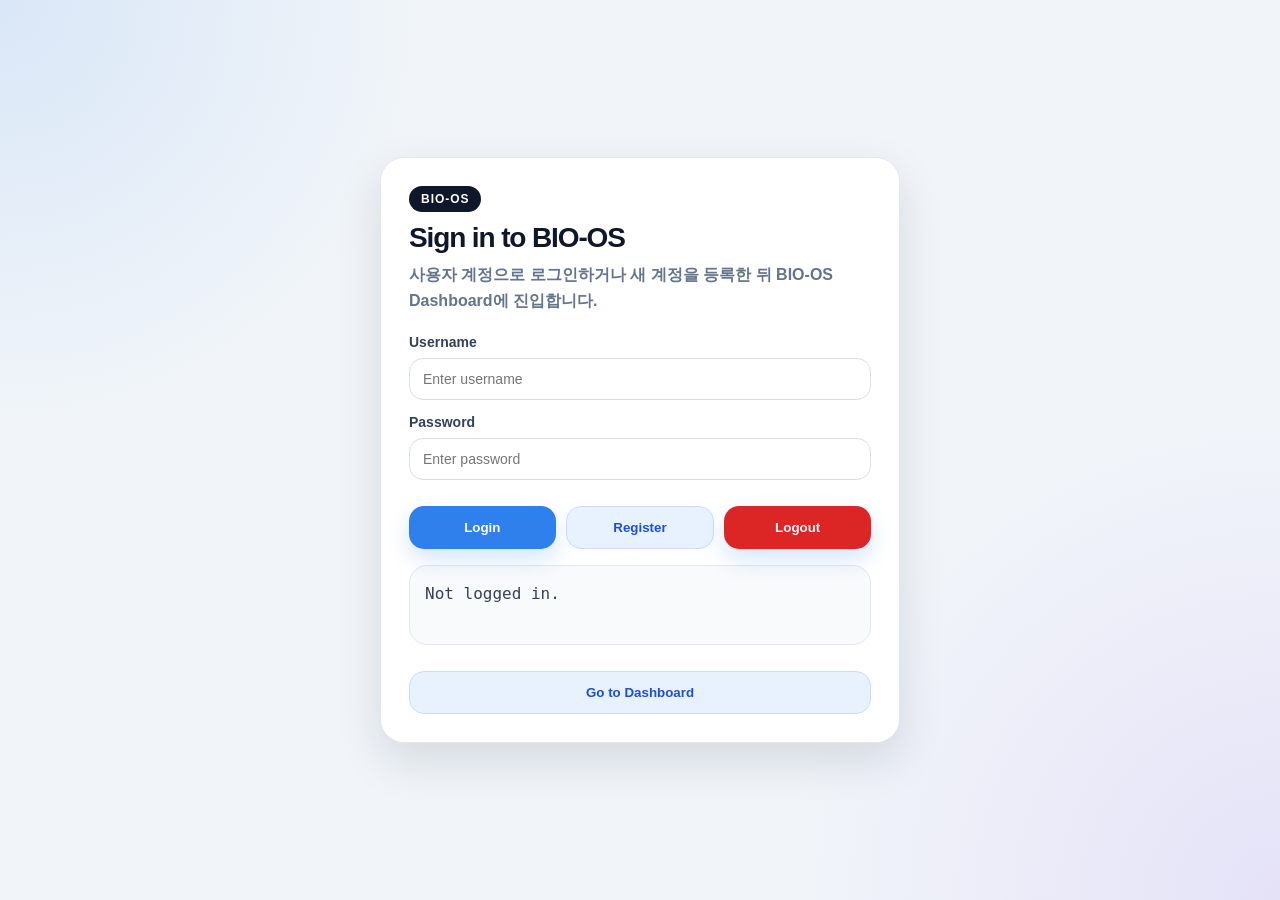
<file: web/index.html>
<!DOCTYPE html>
<html lang="ko">
<head>
    <meta charset="UTF-8" />
    <meta name="viewport" content="width=device-width, initial-scale=1.0" />
    <title>BIO-OS Web Dashboard</title>
    <link rel="stylesheet" href="style.css" />
</head>

<body>
<div class="app">
    <header class="hero">
        <div>
            <p class="eyebrow">BIO-OS v0.4 Dashboard</p>
            <h1>Algorithmic Bio-System Simulator</h1>
            <p class="subtitle">
                C++ 엔진의 생체 상태 데이터를 Spring Boot API, MySQL, Web Dashboard와 연결하여
                식물 상태 변화와 성장 예측, 사용자별 기록, 관리자 통계를 시각적으로 분석하는
                풀스택 시뮬레이션 대시보드입니다.
            </p>
        </div>
    </header>

    <section class="session-bar">

        <div id="authGuardMessage" class="auth-guard-message auth-guard-locked">
            Checking login state...
        </div>

        <button id="logoutButton" class="danger">Logout</button>
    </section>

    <main class="grid">
        <section class="card control-panel">
            <h2>Environment Input</h2>

            <label>
                Water Input
                <input id="waterInput" type="number" value="15" min="0" max="200" />
            </label>

            <label>
                Light
                <input id="lightInput" type="number" value="80" min="0" max="100" />
            </label>

            <label>
                Temperature
                <input id="temperatureInput" type="number" value="32" min="-10" max="60" />
            </label>

            <label>
                Humidity
                <input id="humidityInput" type="number" value="60" min="0" max="100" />
            </label>

            <button id="runButton">Run Simulation</button>
            <button id="randomButton" class="secondary">Random Sample</button>
            <button id="loadLogsButton" class="secondary">Load DB Logs</button>
            <button id="resetButton" class="danger">Clear Logs</button>
        </section>

        <section class="card growth-control-card">
            <h2>Growth Simulation Mode</h2>
            <p class="section-desc">
                현재 환경값을 기반으로 선택한 식물의 N일 뒤 성장 변화를 예측합니다.
            </p>

            <label>
                Plant Type
                <select id="plantTypeSelect">
                    <option value="">Loading plant types...</option>
                </select>
            </label>

            <label>
                Simulation Days
                <input id="growthDaysInput" type="number" value="30" min="1" max="365" />
            </label>

            <button id="runGrowthButton">Run Growth Simulation</button>
            <button id="loadGrowthSimulationsButton" class="secondary">Load Growth Simulations</button>
        </section>

        <section class="card">
            <div class="card-header">
                <div>
                    <h2>AI Prediction</h2>
                    <p>Predict survival probability, growth potential, and risk score from current BIO-OS data.</p>
                </div>
                <button id="runAiPredictionButton" class="primary">Run AI Prediction</button>
            </div>

            <div class="metric-grid">
                <div class="metric-row">
                    <span>Prediction Label</span>
                    <strong id="aiPredictionLabel">-</strong>
                </div>
                <div class="metric-row">
                    <span>Survival Probability</span>
                    <strong id="aiSurvivalProbability">-</strong>
                </div>
                <div class="metric-row">
                    <span>Growth Potential</span>
                    <strong id="aiGrowthPotential">-</strong>
                </div>
                <div class="metric-row">
                    <span>Risk Score</span>
                    <strong id="aiRiskScore">-</strong>
                </div>
                <div class="metric-row">
                    <span>Confidence Score</span>
                    <strong id="aiConfidenceScore">-</strong>
                </div>
                <div class="metric-row">
                    <span>Engine Source</span>
                    <strong id="aiEngineSource">-</strong>
                </div>
            </div>

            <h3>Recommended Action</h3>
            <pre id="aiRecommendedActionBox">No AI prediction yet.</pre>

            <h3>Prediction Reason</h3>
            <pre id="aiReasonBox">No reason generated yet.</pre>

            <h3>Risk Factors</h3>
            <pre id="aiRiskFactorsBox">No risk factors detected.</pre>
        </section>

        <section id="adminDashboardCard" class="card admin-card">
            <h2>Admin Dashboard</h2>
            <p class="section-desc">
                전체 시뮬레이션 데이터와 성장 예측 통계를 요약합니다.
            </p>

            <button id="loadAdminSummaryButton" class="secondary">Load Admin Summary</button>

            <div class="admin-status-panel">
                <span>Overall System Status</span>
                <strong id="adminOverallStatus" class="admin-status-info">INFO</strong>
            </div>

            <div class="admin-grid">
                <div>
                    <span>Plant Types</span>
                    <strong id="adminPlantTypeCount">0</strong>
                </div>

                <div>
                    <span>Gene Rules</span>
                    <strong id="adminGeneRuleCount">0</strong>
                </div>

                <div>
                    <span>Simulation Logs</span>
                    <strong id="adminSimulationLogCount">0</strong>
                </div>

                <div>
                    <span>Growth Simulations</span>
                    <strong id="adminGrowthSimulationCount">0</strong>
                </div>

                <div>
                    <span>Users</span>
                    <strong id="adminUserCount">0</strong>
                </div>

                <div>
                    <span>Average Growth Score</span>
                    <strong id="adminAverageGrowthScore">0.0</strong>
                </div>

                <div>
                    <span>Average Water</span>
                    <strong id="adminAverageWater">0.0</strong>
                </div>

                <div>
                    <span>Average Light</span>
                    <strong id="adminAverageLight">0.0</strong>
                </div>

                <div>
                    <span>Average Temperature</span>
                    <strong id="adminAverageTemperature">0.0</strong>
                </div>

                <div>
                    <span>Average Humidity</span>
                    <strong id="adminAverageHumidity">0.0</strong>
                </div>

                <div>
                    <span>Latest Plant</span>
                    <strong id="adminLatestPlantType">-</strong>
                </div>

                <div>
                    <span>Latest Risk</span>
                    <strong id="adminLatestRiskLevel" class="risk-badge risk-low">-</strong>
                </div>

                <div>
                    <span>Latest Visual</span>
                    <strong id="adminLatestVisualState">-</strong>
                </div>
            </div>

            <h3>User Management</h3>

            <div class="table-wrap">
                <table>
                    <thead>
                        <tr>
                            <th>User ID</th>
                            <th>Username</th>
                            <th>Role</th>
                            <th>Created At</th>
                            <th>Actions</th>
                        </tr>
                    </thead>
                    <tbody id="adminUserTable">
                        <tr>
                            <td colspan="5">No users loaded.</td>
                        </tr>
                    </tbody>
                </table>
            </div>

            <h3>Risk Distribution</h3>
            <pre id="adminRiskDistributionBox">No admin data loaded.</pre>

            <h3>Risk Distribution Chart</h3>
            <div class="admin-chart-wrap">
                <canvas id="adminRiskChartCanvas" width="520" height="240"></canvas>
            </div>

            <h3>Environment Average Chart</h3>
            <div class="admin-chart-wrap">
                <canvas id="adminEnvironmentChartCanvas" width="520" height="240"></canvas>
            </div>

            <h3>Admin Insights</h3>
            <div id="adminInsightList" class="admin-insight-list">
                <p>No admin insights loaded.</p>
            </div>
        </section>

        <section class="card rule-panel">
            <h2>Gene Rule Input</h2>

            <div class="rule-row">
                <span>IF</span>

                <select id="ruleField">
                    <option value="Water">Water</option>
                    <option value="Light">Light</option>
                    <option value="Temperature">Temperature</option>
                </select>

                <select id="ruleOperator">
                    <option value="LT">&lt;</option>
                    <option value="GT">&gt;</option>
                    <option value="LTE">&lt;=</option>
                    <option value="GTE">&gt;=</option>
                </select>

                <input id="ruleThreshold" type="number" value="30" />

                <span>THEN</span>

                <input id="ruleState" type="text" value="DroughtMode" />

                <span>= ON</span>
            </div>

            <div class="effect-row">
                <label for="ruleEnergyEffect">Energy Effect</label>
                <input id="ruleEnergyEffect" type="number" value="-30" />
            </div>

            <button id="addRuleButton" class="secondary">Save Rule</button>

            <div class="rule-list">
                <div class="section-header">
                    <div>
                        <h3>Gene Rule Registry</h3>
                        <p>Rules are stored in MySQL and applied during simulation.</p>
                    </div>
                </div>

                <ul id="ruleList"></ul>
            </div>
        </section>

        <section class="card plant-card">
            <h2>Plant Pixel View</h2>

            <div class="plant-stage">
                <img id="plantImage" src="assets/stable.png" alt="Plant State" />
            </div>

            <p id="visualState" class="visual-state">Current Visual State: stable</p>
        </section>

        <section class="card result-card">
            <h2>Simulation Result</h2>

            <div class="result-grid">
                <div>
                    <span>Tick</span>
                    <strong id="tickValue">0</strong>
                </div>

                <div>
                    <span>Water</span>
                    <strong id="waterValue">0.0</strong>
                </div>

                <div>
                    <span>Light</span>
                    <strong id="lightValue">0.0</strong>
                </div>

                <div>
                    <span>Temperature</span>
                    <strong id="temperatureValue">0.0</strong>
                </div>

                <div>
                    <span>Humidity</span>
                    <strong id="humidityValue">60.0</strong>
                </div>

                <div>
                    <span>Total Energy</span>
                    <strong id="energyValue">100.0</strong>
                </div>

                <div>
                    <span>Energy Delta</span>
                    <strong id="energyDeltaValue">0.0</strong>
                </div>

                <div>
                    <span>Risk Level</span>
                    <strong id="riskLevelValue" class="risk-badge risk-low">LOW</strong>
                </div>

                <div class="metric-row">
                    <span>Engine Source</span>
                    <string id="engineSourceText">-</string>
                </div>

                <div>
                    <span>Last Action</span>
                    <strong id="lastActionValue">None</strong>
                </div>

                <div>
                    <span>Visual State</span>
                    <strong id="visualStateValue">stable</strong>
                </div>
            </div>

            <h3>Active States</h3>
            <pre id="activeStatesBox">No active states.</pre>

            <h3>Matched Rules</h3>
            <pre id="matchedRulesBox">No matched rules.</pre>

            <h3>Recommendation</h3>
            <pre id="recommendationBox">Press Run Simulation to start BIO-OS analysis.</pre>
        </section>

        <section class="card growth-result-card">
            <h2>Growth Simulation Result</h2>

            <div class="result-grid">
                <div>
                    <span>Plant Type</span>
                    <strong id="growthPlantTypeValue">-</strong>
                </div>

                <div>
                    <span>Days</span>
                    <strong id="growthDaysValue">0</strong>
                </div>

                <div>
                    <span>Current Growth Score</span>
                    <strong id="growthScoreValue">0.0</strong>
                </div>

                <div>
                    <span>Current Risk Level</span>
                    <strong id="growthRiskValue" class="risk-badge risk-low">LOW</strong>
                </div>

                <div>
                    <span>Current Visual State</span>
                    <strong id="growthVisualValue">stable</strong>
                </div>

                <div>
                    <span>Current Day</span>
                    <strong id="growthCurrentDayValue">-</strong>
                </div>
            </div>

            <h3>Growth Summary</h3>
            <pre id="growthSummaryBox">Run Growth Simulation to predict plant growth.</pre>

            <div class="timeline-controls">
                <button id="playTimelineButton" class="secondary">Play Timeline</button>
                <button id="pauseTimelineButton" class="secondary">Pause</button>
                <button id="resetTimelineButton" class="secondary">Reset</button>
                <button id="exportGrowthCsvButton" class="secondary" disabled>Export CSV</button>
            </div>

            <h3>Growth Chart</h3>
            <div class="growth-chart-wrap">
                <canvas id="growthChartCanvas" width="760" height="260"></canvas>
            </div>

            <h3>Growth Timeline</h3>
            <div class="timeline-table-wrap">
                <table>
                    <thead>
                    <tr>
                        <th>Day</th>
                        <th>Growth</th>
                        <th>Energy</th>
                        <th>Risk</th>
                        <th>Visual</th>
                    </tr>
                    </thead>

                    <tbody id="growthTimelineTable"></tbody>
                </table>
            </div>

            <h3>Saved Growth Simulation</h3>
            <div class="timeline-table-wrap">
                <table>
                    <thead>
                    <tr>
                        <th>ID</th>
                        <th>Plant</th>
                        <th>Days</th>
                        <th>Score</th>
                        <th>Risk</th>
                        <th>Visual</th>
                    </tr>
                    </thead>

                    <tbody id="growthHistoryTable"></tbody>
                </table>
            </div>
        </section>

        <section class="card log-card">
            <h2>Tick History</h2>

            <table>
                <thead>
                <tr>
                    <th>Tick</th>
                    <th>Water</th>
                    <th>Light</th>
                    <th>Temp</th>
                    <th>Humidity</th>
                    <th>Energy</th>
                    <th>Action</th>
                    <th>Visual</th>
                </tr>
                </thead>

                <tbody id="historyTable"></tbody>
            </table>
        </section>
    </main>
</div>

<script src="app.js"></script>
</body>
</html>
</file>
<file: web/style.css>
*{
    box-sizing: border-box;
}

:root {
    --bg: #f6f8fb;
    --card: #ffffff;
    --card-soft: #f9fbfd;
    --text: #1f2937;
    --muted: #64748b;
    --line: #e2e8f0;
    --primary: #2f80ed;
    --primary-soft: #e8f2ff;
    --green: #22c55e;
    --green-soft: #eafaf0;
    --red: #ef4444;
    --red-soft: #fff1f2;
    --shadow: 0 18px 45px rgba(15, 23, 42, 0.08);
}

body {
    margin: 0;
    background:
        radial-gradient(circle at top left, rgba(47, 128, 237, 0.12), transparent 28%),
        radial-gradient(circle at top right, rgba(34, 197, 94, 0.10), transparent 28%),
        var(--bg);
    color: var(--text);
    font-family: Arial, sans-serif;
}

.app {
    width: min(1180px, 100%);
    margin: 0 auto;
    padding: 30px;
}

.hero {
    background: linear-gradient(135deg, #ffffff, #f1f7ff);
    border: 1px solid var(--line);
    border-radius: 24px;
    padding: 32px;
    margin-bottom: 22px;
    box-shadow: var(--shadow);
}

.eyebrow {
    display: inline-block;
    margin: 0 0 12px;
    padding: 7px 11px;
    border-radius: 999px;
    background: var(--primary-soft);
    color: var(--primary);
    font-size: 12px;
    font-weight: 700;
    letter-spacing: 0.08em;
    text-transform: uppercase;
}

h1 {
    margin: 0;
    font-size: 36px;
    letter-spacing: -0.04em;
    color: #0f172a;
}

.subtitle {
    max-width: 780px;
    margin-bottom: 0;
    color: var(--muted);
    line-height: 1.7;
}

.grid {
    display: grid;
    grid-template-columns: 1fr 1fr;
    gap: 18px;
}

.card {
    background: rgba(255, 255, 255, 0.92);
    border: 1px solid var(--line);
    border-radius: 24px;
    padding: 24px;
    box-shadow: var(--shadow);
    backdrop-filter: blur(10px);
}

.card h2 {
    margin: 0 0 20px;
    color: #0f172a;
    font-size: 23px;
    letter-spacing: -0.03em;
}

.card h3 {
    color: #1e293b;
    margin: 18px 0 10px;
    font-size: 16px;
}

.section-desc {
    margin-top: -4px;
    margin-bottom: 18px;
    color: #64748b;
    line-height: 1.55;
    font-size: 14px;
}

.admin-card,
.growth-result-card,
.log-card {
    grid-column: 1 / -1;
}

/* =========================
   Form / Button
========================= */

label {
    color: #334155;
    font-weight: 600;
    font-size: 14px;
}

.control-panel label,
.growth-control-card label {
    display: block;
    margin-bottom: 15px;
}

.growth-control-card label {
    display: flex;
    flex-direction: column;
    gap: 8px;
    font-weight: 800;
}

input,
select {
    width: 100%;
    margin-top: 7px;
    padding: 12px 13px;
    border-radius: 14px;
    border: 1px solid #d8e0ea;
    background: #ffffff;
    color: var(--text);
    outline: none;
    font-size: 14px;
    transition: border-color 0.15s ease, box-shadow 0.15s ease, background 0.15s ease;
}

input:focus,
select:focus {
    border-color: var(--primary);
    box-shadow: 0 0 0 4px rgba(47, 128, 237, 0.13);
}

button {
    width: 100%;
    margin-top: 10px;
    padding: 13px 15px;
    border: 0;
    border-radius: 15px;
    background: var(--primary);
    color: #ffffff;
    font-weight: 800;
    cursor: pointer;
    box-shadow: 0 10px 22px rgba(47, 128, 237, 0.20);
    transition: transform 0.12s ease, box-shadow 0.12s ease, filter 0.12s ease, opacity 0.12s ease;
}

button:hover {
    filter: brightness(1.04);
    transform: translateY(-1px);
    box-shadow: 0 13px 26px rgba(47, 128, 237, 0.24);
}

button.secondary {
    background: #e8f2ff;
    color: #1d4ed8;
    box-shadow: none;
    border: 1px solid #c9ddff;
}

button.secondary:hover {
    box-shadow: 0 10px 22px rgba(47, 128, 237, 0.10);
}

button.danger,
.danger {
    background: #dc2626;
    color: #ffffff;
}

button.danger:hover,
.danger:hover {
    background: #b91c1c;
}

.disabled-button,
button:disabled {
    opacity: 0.45;
    cursor: not-allowed;
    filter: grayscale(0.35);
    transform: none;
    box-shadow: none;
}

button:disabled:hover {
    transform: none;
    box-shadow: none;
}

/* =========================
   Auth Page
========================= */

.auth-page-body {
    min-height: 100vh;
    background:
        radial-gradient(circle at top left, rgba(47, 128, 237, 0.12), transparent 28%),
        radial-gradient(circle at bottom right, rgba(124, 58, 237, 0.10), transparent 32%),
        #f1f5f9;
    display: flex;
    align-items: center;
    justify-content: center;
    padding: 32px;
}

.auth-page {
    width: 100%;
    max-width: 520px;
}

.auth-panel {
    background: #ffffff;
    border: 1px solid #e2e8f0;
    border-radius: 24px;
    padding: 28px;
    box-shadow: 0 18px 45px rgba(15, 23, 42, 0.12);
}

.auth-logo-box {
    margin-bottom: 20px;
}

.auth-logo {
    display: inline-block;
    margin-bottom: 10px;
    padding: 6px 12px;
    border-radius: 999px;
    background: #0f172a;
    color: #ffffff;
    font-size: 12px;
    font-weight: 900;
    letter-spacing: 0.08em;
}

.auth-logo-box h1 {
    margin: 0 0 8px;
    color: #0f172a;
    font-size: 28px;
}

.auth-logo-box p {
    margin: 0;
    color: #64748b;
    line-height: 1.6;
    font-weight: 700;
}

.auth-current-box {
    margin-bottom: 18px;
    padding: 14px;
    border-radius: 16px;
    background: #f8fafc;
    border: 1px solid #e2e8f0;
}

.auth-current-box span {
    display: block;
    margin-bottom: 8px;
    color: #64748b;
    font-size: 13px;
    font-weight: 900;
}

.auth-current-box strong,
.session-user-box strong {
    display: inline-block;
    padding: 8px 12px;
    border-radius: 999px;
    font-size: 14px;
    font-weight: 900;
}

.auth-form {
    display: grid;
    gap: 14px;
}

.auth-form label {
    display: flex;
    flex-direction: column;
    gap: 8px;
    color: #334155;
    font-size: 14px;
    font-weight: 900;
}

.auth-form input {
    margin-top: 0;
}

.auth-button-row,
.auth-link-row {
    display: flex;
    flex-wrap: wrap;
    gap: 10px;
    margin-top: 16px;
}

.auth-button-row button,
.auth-link-row button {
    flex: 1;
    min-width: 120px;
}

#authMessageBox {
    margin-top: 16px;
    min-height: 80px;
    white-space: pre-wrap;
}

/* =========================
   Session Bar
========================= */

.session-bar {
    display: flex;
    align-items: center;
    gap: 14px;
    margin: 0 0 22px;
    padding: 14px;
    border-radius: 20px;
    border: 1px solid #e2e8f0;
    background: #ffffff;
    box-shadow: 0 10px 24px rgba(15, 23, 42, 0.08);
}

.session-user-box {
    min-width: 230px;
}

.session-user-box span {
    display: block;
    margin-bottom: 6px;
    color: #64748b;
    font-size: 12px;
    font-weight: 900;
}

.session-bar button {
    width: auto;
    min-width: 110px;
    margin-top: 0;
}

.auth-user-none {
    background: #e2e8f0;
    color: #334155;
}

.auth-user-admin {
    background: #7c3aed;
    color: #ffffff;
}

.auth-user-normal {
    background: #2563eb;
    color: #ffffff;
}

.auth-guard-message {
    flex: 1;
    padding: 12px 14px;
    border-radius: 14px;
    font-size: 13px;
    font-weight: 800;
    line-height: 1.5;
}

.auth-guard-locked {
    background: #fef2f2;
    color: #991b1b;
    border: 1px solid #fecaca;
}

.auth-guard-user {
    background: #eff6ff;
    color: #1d4ed8;
    border: 1px solid #bfdbfe;
}

.auth-guard-admin {
    background: #f5f3ff;
    color: #6d28d9;
    border: 1px solid #ddd6fe;
}

/* =========================
   Rule Panel
========================= */

.rule-row {
    display: grid;
    grid-template-columns: 36px 1.1fr 1fr 1.2fr 54px 1.6fr 52px;
    gap: 10px;
    align-items: center;
    color: #334155;
    font-weight: 700;
}

.rule-row input,
.rule-row select {
    margin-top: 0;
}

.effect-row {
    margin-top: 12px;
}

.effect-row label {
    display: block;
    color: #334155;
    font-weight: 600;
    font-size: 14px;
}

.effect-row input {
    margin-top: 7px;
}

.section-header {
    display: flex;
    align-items: flex-start;
    justify-content: space-between;
    gap: 12px;
    margin-top: 18px;
    margin-bottom: 10px;
}

.section-header h3 {
    margin: 0 0 4px;
}

.section-header p {
    margin: 0;
    color: var(--muted);
    font-size: 13px;
    line-height: 1.5;
}

.rule-list {
    max-height: 280px;
    overflow-y: auto;
}

.rule-list::-webkit-scrollbar {
    width: 8px;
}

.rule-list::-webkit-scrollbar-thumb {
    background: #cbd5e1;
    border-radius: 999px;
}

.rule-list::-webkit-scrollbar-track {
    background: transparent;
}

.rule-list ul {
    padding-left: 0;
    margin: 0;
    list-style: none;
    color: #334155;
    line-height: 1.7;
}

.rule-item {
    background: #ffffff;
    border: 1px solid var(--line);
    border-radius: 14px;
    padding: 12px;
    margin-bottom: 10px;
}

.rule-item:last-child {
    margin-bottom: 0;
}

.rule-text {
    display: block;
    color: #1e293b;
    font-weight: 700;
    font-family: Consolas, monospace;
    font-size: 13px;
}

.inactive-rule {
    color: #94a3b8;
    text-decoration: line-through;
}

.rule-actions {
    display: flex;
    gap: 8px;
    margin-top: 10px;
}

.mini-button {
    width: auto;
    min-width: 74px;
    margin-top: 0;
    padding: 7px 10px;
    border-radius: 10px;
    font-size: 12px;
    box-shadow: none;
}

.toggle-button {
    background: #eef6ff;
    color: #1d4ed8;
    border: 1px solid #bfdbfe;
}

.delete-button {
    background: #fff1f2;
    color: #be123c;
    border: 1px solid #fecdd3;
}

/* =========================
   Plant View
========================= */

.plant-card {
    text-align: center;
}

.plant-stage {
    height: 320px;
    display: flex;
    align-items: center;
    justify-content: center;
    background:
        linear-gradient(180deg, rgba(232, 242, 255, 0.75), rgba(249, 251, 253, 0.95));
    border: 1px solid var(--line);
    border-radius: 22px;
    overflow: hidden;
}

.plant-stage img {
    width: 240px;
    height: 240px;
    image-rendering: pixelated;
    image-rendering: crisp-edges;
    object-fit: contain;
    filter: drop-shadow(0 14px 18px rgba(15, 23, 42, 0.16));
}

.visual-state {
    display: inline-block;
    margin: 16px 0 0;
    padding: 8px 12px;
    color: #166534;
    background: var(--green-soft);
    border: 1px solid #bbf7d0;
    border-radius: 999px;
    font-family: Consolas, monospace;
    font-weight: 700;
}

/* =========================
   Result / Risk
========================= */

.result-grid {
    display: grid;
    grid-template-columns: 1fr 1fr;
    gap: 12px;
}

.result-grid div {
    background: var(--card-soft);
    border: 1px solid var(--line);
    border-radius: 18px;
    padding: 16px;
}

.result-grid span {
    display: block;
    color: var(--muted);
    font-size: 13px;
    margin-bottom: 8px;
    font-weight: 700;
}

.result-grid strong {
    font-size: 21px;
    color: #0f172a;
}

pre {
    white-space: pre-wrap;
    background: #f8fafc;
    color: #334155;
    border: 1px solid var(--line);
    border-radius: 18px;
    padding: 15px;
    line-height: 1.6;
    font-family: Consolas, monospace;
}

.result-card pre {
    min-height: 74px;
}

#matchedRulesBox {
    max-height: 150px;
    overflow-y: auto;
}

.risk-badge {
    display: inline-flex;
    align-items: center;
    justify-content: center;
    width: fit-content;
    min-width: 92px;
    padding: 7px 10px;
    border-radius: 999px;
    font-size: 14px;
    font-weight: 900;
    letter-spacing: 0.04em;
}

.risk-low {
    background: #ecfdf5;
    color: #047857;
    border: 1px solid #a7f3d0;
}

.risk-medium {
    background: #fffbeb;
    color: #b45309;
    border: 1px solid #fde68a;
}

.risk-high {
    background: #fff7ed;
    color: #c2410c;
    border: 1px solid #fed7aa;
}

.risk-critical {
    background: #fff1f2;
    color: #be123c;
    border: 1px solid #fecdd3;
}

/* =========================
   Tables
========================= */

table {
    width: 100%;
    border-collapse: separate;
    border-spacing: 0;
    overflow: hidden;
    border: 1px solid var(--line);
    border-radius: 18px;
    background: #ffffff;
}

th,
td {
    padding: 13px;
    border-bottom: 1px solid var(--line);
    text-align: left;
}

tr:last-child td {
    border-bottom: 0;
}

th {
    color: #475569;
    background: #f8fafc;
    font-size: 13px;
}

td {
    color: #1f2937;
}

tbody tr:hover {
    background: #f8fbff;
}

.log-card table {
    font-size: 14px;
}

.log-card tbody tr:nth-child(even) {
    background: #fbfdff;
}

/* =========================
   Growth
========================= */

.timeline-controls {
    display: flex;
    gap: 10px;
    flex-wrap: wrap;
    margin: 14px 0 18px;
}

.timeline-controls button {
    width: auto;
    min-width: 120px;
    margin-top: 0;
}

.timeline-table-wrap {
    max-height: 260px;
    overflow-y: auto;
    border-radius: 14px;
    border: 1px solid #e2e8f0;
}

#growthTimelineTable tr {
    cursor: pointer;
}

#growthTimelineTable tr:hover {
    background: #f8fafc;
}

.active-timeline-row {
    background: #eff6ff !important;
    outline: 2px solid #bfdbfe;
    font-weight: 800;
}

#growthSummaryBox {
    min-height: 58px;
    white-space: pre-wrap;
}

.clickable-row {
    cursor: pointer;
}

.clickable-row:hover {
    background: #eff6ff;
}

.growth-chart-wrap {
    width: 100%;
    overflow-x: auto;
    padding: 10px;
    border: 1px solid #e2e8f0;
    border-radius: 16px;
    background: #ffffff;
    margin-bottom: 18px;
}

#growthChartCanvas {
    display: block;
    max-width: 100%;
    border-radius: 12px;
}

/* =========================
   Admin
========================= */

.admin-grid {
    display: grid;
    grid-template-columns: repeat(2, minmax(0, 1fr));
    gap: 12px;
    margin-top: 16px;
    margin-bottom: 18px;
}

.admin-grid div {
    padding: 14px;
    border: 1px solid #e2e8f0;
    border-radius: 16px;
    background: #f8fafc;
}

.admin-grid span {
    display: block;
    color: #64748b;
    font-size: 13px;
    font-weight: 800;
    margin-bottom: 8px;
}

.admin-grid strong {
    color: #0f172a;
    font-size: 22px;
    font-weight: 900;
}

#adminRiskDistributionBox {
    min-height: 84px;
    white-space: pre-wrap;
}

.admin-chart-wrap {
    width: 100%;
    overflow-x: auto;
    padding: 10px;
    border: 1px solid #e2e8f0;
    border-radius: 16px;
    background: #ffffff;
    margin-top: 10px;
}

#adminRiskChartCanvas,
#adminEnvironmentChartCanvas {
    display: block;
    max-width: 100%;
    border-radius: 12px;
}

.admin-insight-list {
    display: flex;
    flex-direction: column;
    gap: 10px;
    margin-top: 12px;
}

.admin-insight-list p {
    color: #64748b;
    font-weight: 700;
}

.admin-insight-item {
    display: flex;
    flex-direction: column;
    gap: 6px;
    padding: 12px 14px;
    border-left: 5px solid #2563eb;
    border-radius: 12px;
    background: #f8fafc;
    color: #0f172a;
    line-height: 1.5;
}

.admin-insight-severity {
    width: fit-content;
    padding: 3px 8px;
    border-radius: 999px;
    font-size: 11px;
    font-weight: 900;
    letter-spacing: 0.04em;
}

.admin-insight-message {
    font-size: 14px;
    font-weight: 800;
}

.admin-insight-critical {
    border-left-color: #dc2626;
    background: #fef2f2;
}

.admin-insight-critical .admin-insight-severity {
    background: #dc2626;
    color: #ffffff;
}

.admin-insight-warning {
    border-left-color: #f97316;
    background: #fff7ed;
}

.admin-insight-warning .admin-insight-severity {
    background: #f97316;
    color: #ffffff;
}

.admin-insight-info {
    border-left-color: #2563eb;
    background: #eff6ff;
}

.admin-insight-info .admin-insight-severity {
    background: #2563eb;
    color: #ffffff;
}

.admin-insight-stable {
    border-left-color: #16a34a;
    background: #f0fdf4;
}

.admin-insight-stable .admin-insight-severity {
    background: #16a34a;
    color: #ffffff;
}

.admin-status-panel {
    margin-top: 16px;
    margin-bottom: 18px;
    padding: 16px;
    border-radius: 18px;
    background: #f8fafc;
    border: 1px solid #e2e8f0;
}

.admin-status-panel span {
    display: block;
    margin-bottom: 8px;
    color: #64748b;
    font-size: 13px;
    font-weight: 900;
}

.admin-status-panel strong {
    display: inline-block;
    padding: 8px 14px;
    border-radius: 999px;
    font-size: 18px;
    font-weight: 900;
    letter-spacing: 0.05em;
}

.admin-status-critical {
    background: #dc2626;
    color: #ffffff;
}

.admin-status-warning {
    background: #f97316;
    color: #ffffff;
}

.admin-status-info {
    background: #2563eb;
    color: #ffffff;
}

.admin-status-stable {
    background: #16a34a;
    color: #ffffff;
}

.locked-card {
    opacity: 0.65;
    position: relative;
}

.locked-card::after {
    content: "ADMIN ONLY";
    position: absolute;
    top: 14px;
    right: 14px;
    padding: 6px 10px;
    border-radius: 999px;
    background: #0f172a;
    color: #ffffff;
    font-size: 11px;
    font-weight: 900;
    letter-spacing: 0.05em;
}

/* =========================
   Responsive
========================= */

@media (max-width: 820px) {
    .app {
        padding: 18px;
    }

    .grid {
        grid-template-columns: 1fr;
    }

    .session-bar {
        flex-direction: column;
        align-items: stretch;
    }

    .session-user-box {
        min-width: 0;
    }

    .session-bar button {
        width: 100%;
    }

    .rule-row {
        grid-template-columns: 1fr;
    }

    h1 {
        font-size: 28px;
    }

    .plant-stage {
        height: 280px;
    }

    .result-grid,
    .admin-grid {
        grid-template-columns: 1fr;
    }

    .timeline-controls button {
        width: 100%;
    }

    .auth-page-body {
        padding: 18px;
    }

    .auth-panel {
        padding: 22px;
    }

    .auth-button-row button,
    .auth-link-row button {
        width: 100%;
        flex: auto;
    }
}
</file>
